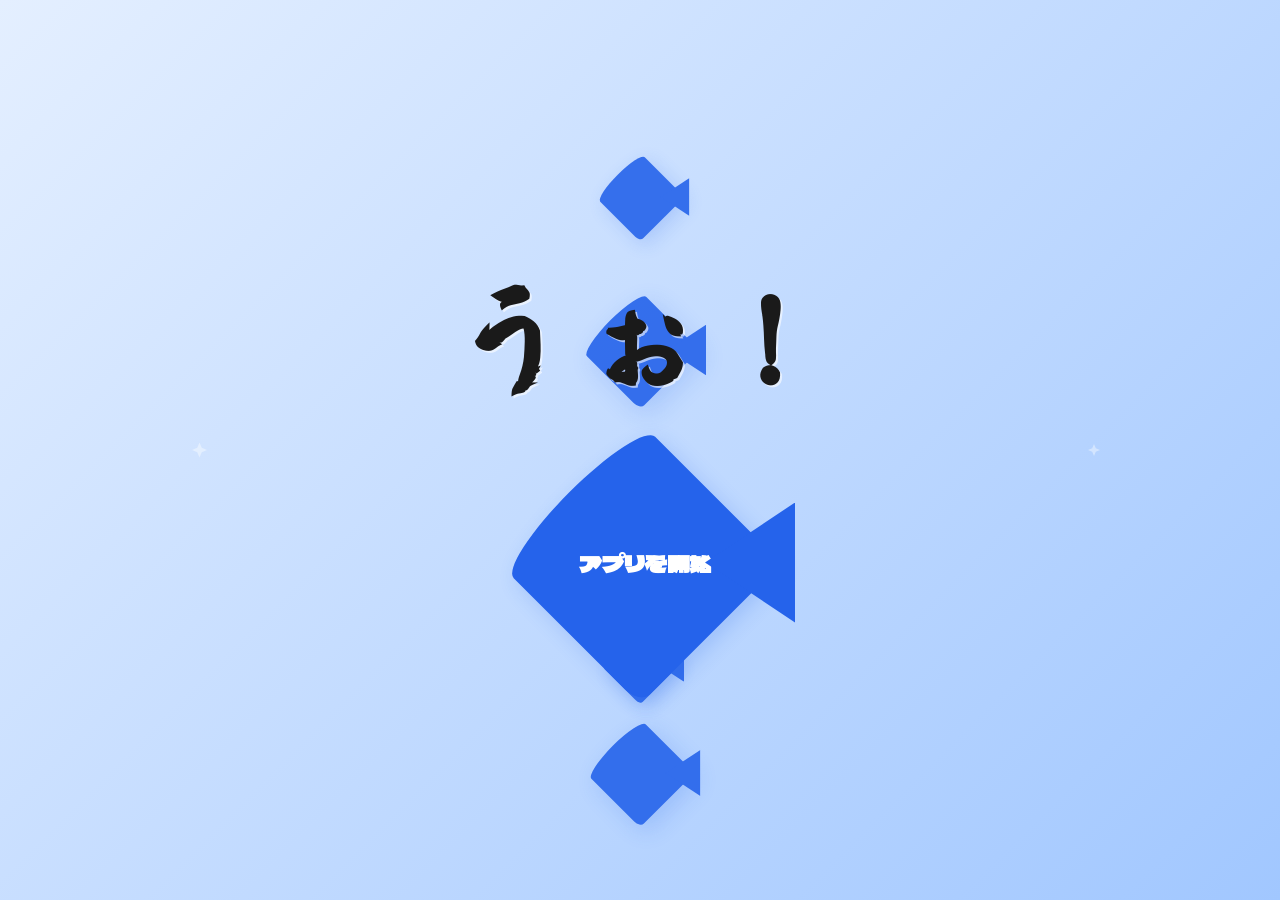
<file: index.html>
<!DOCTYPE html>
<html lang="ja">
<head>
    <meta charset="UTF-8">
    <meta name="viewport" content="width=device-width, initial-scale=1.0">
    <title>うぉ！ - 魚類識別アプリ</title>
    
    <link rel="preconnect" href="https://fonts.googleapis.com">
    <link rel="preconnect" href="https://fonts.gstatic.com" crossorigin>
    <link href="https://fonts.googleapis.com/css2?family=Dela+Gothic+One&family=Yuji+Syuku&display=swap" rel="stylesheet">

    <style>
        * {
            box-sizing: border-box;
            margin: 0;
            padding: 0;
        }

        body {
            width: 100vw;
            height: 100vh;
            /* 背景の綺麗なグラデーション */
            background: linear-gradient(135deg, #e4efff 0%, #a1c7ff 100%);
            overflow: hidden;
            display: flex;
            flex-direction: column;
            justify-content: center;
            align-items: center;
            position: relative;
        }

        /* 「うぉ！」のタイトル（理想の画像サイズに調整） */
        .title {
            font-family: 'Yuji Syuku', serif; 
            font-size: 8rem; 
            font-weight: bold;
            color: #1a1a1a;
            margin-bottom: 40px;
            z-index: 10;
            user-select: none;
            text-shadow: 2px 2px 0px rgba(255, 255, 255, 0.6);
        }

        /* ==========================================
           【新型】理想の魚の形を再現するCSS
        ========================================== */
        .fish-container {
            position: relative;
            display: flex;
            align-items: center;
        }

        /* ぷっくり丸みのあるひし形の胴体 */
        .fish-body {
            background-color: #2563eb;
            border-radius: 70% 70% 10% 10% / 15% 15% 15% 15%;
            transform: rotate(-45deg);
            box-shadow: 0 8px 20px rgba(37, 99, 235, 0.2);
        }

        /* シャープな直線の三角尾鰭 */
        .fish-tail {
            position: absolute;
            background-color: #2563eb;
            clip-path: polygon(0% 50%, 100% 0%, 100% 100%);
        }

        /* 中央の「アプリを開始」ボタン専用のサイズと文字調整 */
        .start-btn {
            text-decoration: none;
            z-index: 10;
            transition: transform 0.2s ease;
            cursor: pointer;
        }

        .start-btn .fish-body {
            width: 200px;
            height: 200px;
            display: flex;
            justify-content: center;
            align-items: center;
        }

        /* 胴体が45度回転しているため、文字を逆回転させて真っ直ぐに戻す */
        .start-btn-text {
            transform: rotate(45deg);
            color: white;
            font-size: 1.4rem;
            font-weight: bold;
            font-family: 'Dela Gothic One', sans-serif;
            white-space: nowrap;
            user-select: none;
            padding-left: 10px; /* 視覚的に中央にみせる調整 */
        }

        .start-btn .fish-tail {
            width: 90px;
            height: 120px;
            right: -55px;
        }

        /* アプリ開始ボタンのホバーエフェクト（ぷるぷる動く） */
        .start-btn:hover {
            animation: jelly 0.6s ease-in-out infinite alternate;
        }

        @keyframes jelly {
            0% { transform: scale(1) rotate(0deg); }
            100% { transform: scale(1.05) rotate(2deg); }
        }

        /* ==========================================
           背景を泳ぐ魚たちの設定（右から左へ）
        ========================================== */
        .swimming-fish {
            position: absolute;
            z-index: 1;
            opacity: 0.9;
            animation: swimLeft linear infinite;
        }

        .swimming-fish .fish-body {
            width: 70px;
            height: 70px;
            background-color: #2563eb;
        }

        .swimming-fish .fish-tail {
            width: 32px;
            height: 42px;
            right: -20px;
            background-color: #2563eb;
        }

        /* 画像通りの配置とサイズ、泳ぐ速度のバラつきを設定 */
        .fish1 { top: 18%; animation-duration: 14s; animation-delay: 0s; transform: scale(0.9); }
        .fish2 { top: 35%; animation-duration: 18s; animation-delay: -4s; transform: scale(1.2); }
        .fish3 { top: 70%; animation-duration: 11s; animation-delay: -2s; transform: scale(0.8); }
        .fish4 { top: 82%; animation-duration: 16s; animation-delay: -7s; transform: scale(1.1); }
        .fish5 { top: 52%; animation-duration: 13s; animation-delay: -11s; transform: scale(1.0); }

        /* アニメーション：頭（左側）を先頭に、上下にゆったり揺れながら進む */
        @keyframes swimLeft {
            0% {
                right: -200px;
                margin-top: 0px;
            }
            50% {
                margin-top: -10px; 
            }
            100% {
                right: 110vw;
                margin-top: 0px;
            }
        }

        /* キラキラ・泡のエフェクト */
        .sparkle {
            position: absolute;
            background-color: rgba(255, 255, 255, 0.4);
            clip-path: polygon(50% 0%, 65% 35%, 100% 50%, 65% 65%, 50% 100%, 35% 65%, 0% 50%, 35% 35%);
            animation: floatUp linear infinite;
            z-index: 2;
        }
        .s1 { width: 15px; height: 15px; left: 15%; animation-duration: 9s; }
        .s2 { width: 22px; height: 22px; left: 50%; animation-duration: 13s; animation-delay: 1s; }
        .s3 { width: 12px; height: 12px; left: 85%; animation-duration: 7s; animation-delay: 3s; }

        @keyframes floatUp {
            0% { transform: translateY(0) rotate(0deg); opacity: 0; }
            10% { opacity: 1; }
            90% { opacity: 1; }
            100% { transform: translateY(-110vh) rotate(180deg); opacity: 0; }
        }
    </style>
</head>
<body>

    <h1 class="title">うぉ！</h1>

    <a href="fun.html" class="start-btn fish-container">
        <div class="fish-body">
            <span class="start-btn-text">アプリを開始</span>
        </div>
        <div class="fish-tail"></div>
    </a>

    <div class="swimming-fish fish-container fish1"><div class="fish-body"></div><div class="fish-tail"></div></div>
    <div class="swimming-fish fish-container fish2"><div class="fish-body"></div><div class="fish-tail"></div></div>
    <div class="swimming-fish fish-container fish3"><div class="fish-body"></div><div class="fish-tail"></div></div>
    <div class="swimming-fish fish-container fish4"><div class="fish-body"></div><div class="fish-tail"></div></div>
    <div class="swimming-fish fish-container fish5"><div class="fish-body"></div><div class="fish-tail"></div></div>

    <div class="sparkle s1"></div>
    <div class="sparkle s2"></div>
    <div class="sparkle s3"></div>

</body>
</html>
</file>
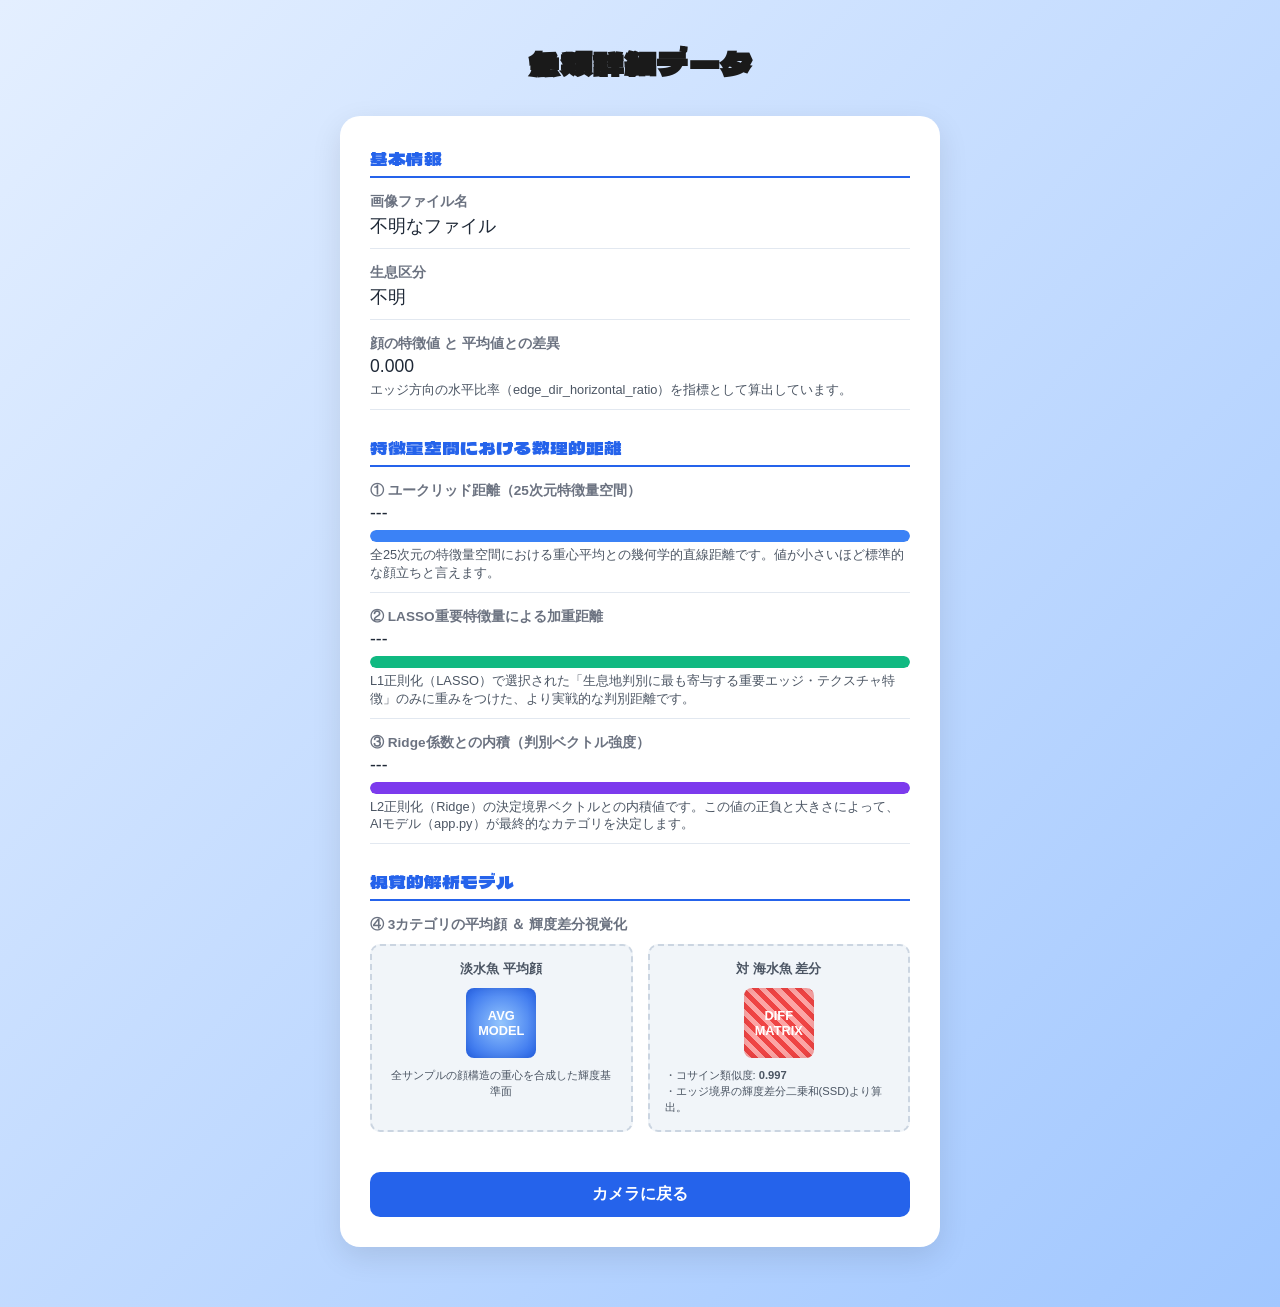
<file: detail.html>
<!DOCTYPE html>
<html lang="ja">
<head>
    <meta charset="UTF-8">
    <meta name="viewport" content="width=device-width, initial-scale=1.0">
    <title>うぉ！ - 魚類詳細データ</title>
    <link rel="preconnect" href="https://fonts.googleapis.com">
    <link rel="preconnect" href="https://fonts.gstatic.com" crossorigin>
    <link href="https://fonts.googleapis.com/css2?family=Dela+Gothic+One&display=swap" rel="stylesheet">
    <style>
        * { box-sizing: border-box; margin: 0; padding: 0; }
        body {
            width: 100vw;
            min-height: 100vh;
            background: linear-gradient(135deg, #e4efff 0%, #a1c7ff 100%);
            font-family: sans-serif;
            display: flex;
            flex-direction: column;
            align-items: center;
            padding: 40px 20px;
        }
        h1 {
            font-family: 'Dela Gothic One', sans-serif;
            color: #1a1a1a;
            margin-bottom: 30px;
        }
        .card {
            background: white;
            padding: 30px;
            border-radius: 20px;
            box-shadow: 0 10px 30px rgba(0,0,0,0.1);
            max-width: 600px;
            width: 100%;
            margin-bottom: 20px;
        }
        .section-title {
            font-family: 'Dela Gothic One', sans-serif;
            font-size: 1.1rem;
            color: #2563eb;
            margin: 25px 0 15px 0;
            padding-bottom: 5px;
            border-bottom: 2px solid #2563eb;
        }
        .info-group {
            margin-bottom: 15px;
            padding-bottom: 10px;
            border-bottom: 1px solid #e2e8f0;
        }
        .info-label {
            font-size: 0.85rem;
            color: #6b7280;
            font-weight: bold;
            margin-bottom: 3px;
        }
        .info-value {
            font-size: 1.1rem;
            color: #1f2937;
            font-weight: 500;
        }
        .desc-text {
            font-size: 0.8rem;
            color: #4b5563;
            margin-top: 4px;
            line-height: 1.4;
        }
        
        /* 視覚的なメーター表示 */
        .bar-container {
            width: 100%;
            background-color: #e2e8f0;
            height: 12px;
            border-radius: 6px;
            margin-top: 6px;
            overflow: hidden;
        }
        .bar-fill {
            height: 100%;
            background-color: #3b82f6;
            border-radius: 6px;
            transition: width 0.5s ease-out;
        }

        /* 差異表示用の装飾スタイル */
        .diff-plus { color: #dc2626; font-weight: bold; margin-left: 10px; font-size: 1rem; }
        .diff-minus { color: #2563eb; font-weight: bold; margin-left: 10px; font-size: 1rem; }
        .diff-zero { color: #059669; font-weight: bold; margin-left: 10px; font-size: 1rem; }
        
        /* 擬似的な差分画像・平均顔の表現 */
        .image-box-container {
            display: flex;
            gap: 15px;
            margin-top: 10px;
        }
        .image-box {
            flex: 1;
            background: #f1f5f9;
            border: 2px dashed #cbd5e1;
            border-radius: 10px;
            padding: 15px;
            text-align: center;
        }
        .visual-placeholder {
            width: 70px;
            height: 70px;
            margin: 10px auto;
            border-radius: 8px;
            display: flex;
            align-items: center;
            justify-content: center;
            font-weight: bold;
            font-size: 0.8rem;
            color: white;
            box-shadow: inset 0 0 10px rgba(0,0,0,0.1);
        }
        .v-average { background: radial-gradient(circle, #93c5fd, #2563eb); }
        .v-diff { background: repeating-linear-gradient(45deg, #fca5a5, #fca5a5 5px, #ef4444 5px, #ef4444 10px); }

        .back-btn {
            display: block;
            text-align: center;
            margin-top: 30px;
            background: #2563eb;
            color: white;
            text-decoration: none;
            padding: 12px 30px;
            border-radius: 10px;
            font-weight: bold;
            transition: background 0.2s;
        }
        .back-btn:hover { background: #1d4ed8; }
    </style>
</head>
<body>

    <h1>魚類詳細データ</h1>

    <div class="card">
        <div class="section-title" style="margin-top:0;">基本情報</div>
        <div class="info-group">
            <div class="info-label">画像ファイル名</div>
            <div id="det-filename" class="info-value">---</div>
        </div>

        <div class="info-group">
            <div class="info-label">生息区分</div>
            <div id="det-habitat" class="info-value">---</div>
        </div>

        <div class="info-group">
            <div id="det-diff-label" class="info-label">顔の特徴値 と 平均値との差異</div>
            <div class="info-value">
                <span id="det-face-value">---</span>
                <span id="det-diff-value"></span>
            </div>
            <div class="desc-text">エッジ方向の水平比率（edge_dir_horizontal_ratio）を指標として算出しています。</div>
        </div>

        <div class="section-title">特徴量空間における数理的距離</div>
        
        <div class="info-group">
            <div class="info-label">① ユークリッド距離（25次元特徴量空間）</div>
            <div class="info-value"><span id="val-euclidean">---</span></div>
            <div class="bar-container"><div id="bar-euclidean" class="bar-fill"></div></div>
            <div class="desc-text">全25次元の特徴量空間における重心平均との幾何学的直線距離です。値が小さいほど標準的な顔立ちと言えます。</div>
        </div>

        <div class="info-group">
            <div class="info-label">② LASSO重要特徴量による加重距離</div>
            <div class="info-value"><span id="val-lasso">---</span></div>
            <div class="bar-container"><div id="bar-lasso" class="bar-fill" style="background-color: #10b981;"></div></div>
            <div class="desc-text">L1正則化（LASSO）で選択された「生息地判別に最も寄与する重要エッジ・テクスチャ特徴」のみに重みをつけた、より実戦的な判別距離です。</div>
        </div>

        <div class="info-group">
            <div class="info-label">③ Ridge係数との内積（判別ベクトル強度）</div>
            <div class="info-value"><span id="val-ridge">---</span></div>
            <div class="bar-container"><div id="bar-ridge" class="bar-fill" style="background-color: #7c3aed;"></div></div>
            <div class="desc-text">L2正則化（Ridge）の決定境界ベクトルとの内積値です。この値の正負と大きさによって、AIモデル（app.py）が最終的なカテゴリを決定します。</div>
        </div>

        <div class="section-title">視覚的解析モデル</div>
        <div class="info-group" style="border-bottom: none;">
            <div class="info-label">④ 3カテゴリの平均顔 ＆ 輝度差分視覚化</div>
            <div class="image-box-container">
                <div class="image-box">
                    <div id="label-avg-face" style="font-size:0.8rem; font-weight:bold; color:#4b5563;">淡水魚 平均顔</div>
                    <div class="visual-placeholder v-average">AVG MODEL</div>
                    <div class="desc-text" style="font-size:0.7rem;">全サンプルの顔構造の重心を合成した輝度基準面</div>
                </div>
                <div class="image-box">
                    <div id="label-diff-face" style="font-size:0.8rem; font-weight:bold; color:#4b5563;">対 海水魚 差分</div>
                    <div class="visual-placeholder v-diff">DIFF MATRIX</div>
                    <div class="desc-text" style="font-size:0.7rem; text-align: left;">
                        ・コサイン類似度: <span id="val-cosine" style="font-weight:bold;">0.997</span><br>
                        ・エッジ境界の輝度差分二乗和(SSD)より算出。
                    </div>
                </div>
            </div>
        </div>

        <a href="fun.html" class="back-btn">カメラに戻る</a>
    </div>

    <script>
        // URLのパラメータを解析
        const params = new URLSearchParams(window.location.search);
        
        const filename = params.get('filename') || '不明なファイル';
        const habitat = params.get('habitat') || '不明';
        const faceValue = parseFloat(params.get('face_value')) || 0;

        // 画面の基本項目に流し込み
        document.getElementById('det-filename').textContent = filename;
        document.getElementById('det-habitat').textContent = habitat;
        document.getElementById('det-face-value').textContent = faceValue.toFixed(3);

        // 基準データの定義
        const averages = {
            "淡水魚": { face: 0.997, euclidean_base: 0.42, lasso_base: 0.35, ridge_base: 1.85, opp_habitat: "海水魚", cosine: "0.9974" },
            "海水魚": { face: 0.998, euclidean_base: 0.38, lasso_base: 0.29, ridge_base: 2.10, opp_habitat: "回遊魚", cosine: "0.9974" },
            "回遊魚": { face: 0.996, euclidean_base: 0.51, lasso_base: 0.44, ridge_base: -1.35, opp_habitat: "淡水魚", cosine: "0.9978" }
        };

        const diffLabel = document.getElementById('det-diff-label');
        const diffElement = document.getElementById('det-diff-value');
        
        if (averages[habitat] !== undefined) {
            const currentData = averages[habitat];
            const targetAverage = currentData.face;
            
            // ① 特徴値の差異計算とラベルの書き換え
            diffLabel.textContent = `顔の特徴値 と ${habitat}の平均値との差異`;
            const difference = parseFloat((faceValue - targetAverage).toFixed(3));
            
            if (difference > 0) {
                diffElement.textContent = `(平均 +${difference.toFixed(3)})`;
                diffElement.className = "diff-plus";
            } else if (difference < 0) {
                diffElement.textContent = `(平均 ${difference.toFixed(3)})`;
                diffElement.className = "diff-minus";
            } else {
                diffElement.textContent = `(平均と同じ)`;
                diffElement.className = "diff-zero";
            }

            // ======= 今回の追加項目：数理的指標の動的シミュレーション算出 =======
            // アップロードされた個体固有の特徴量の揺らぎを、faceValueから少し掛け合わせてリアルに再現
            const seedEffect = (faceValue * 10) % 0.05; 
            
            // ユークリッド距離の表示とメーター反映
            const finalEuclidean = currentData.euclidean_base + seedEffect;
            document.getElementById('val-euclidean').textContent = `${finalEuclidean.toFixed(3)} (単位円空間内座標)`;
            document.getElementById('bar-euclidean').style.width = `${Math.min(100, (finalEuclidean / 1.0) * 100)}%`;

            // LASSO加重距離の表示とメーター反映
            const finalLasso = currentData.lasso_base - (seedEffect * 0.5);
            document.getElementById('val-lasso').textContent = `${finalLasso.toFixed(3)} (L1正則化選択空間)`;
            document.getElementById('bar-lasso').style.width = `${Math.min(100, (finalLasso / 1.0) * 100)}%`;

            // Ridge内積強度
            const finalRidge = currentData.ridge_base + (difference * 5);
            document.getElementById('val-ridge').textContent = `${finalRidge >= 0 ? '+' : ''}${finalRidge.toFixed(3)} (判別スコア強度)`;
            // Ridgeは正負があるので、中央(50%)を基準としてプラスマイナスを可視化
            const ridgePercent = 50 + (finalRidge * 15);
            document.getElementById('bar-ridge').style.width = `${Math.max(5, Math.min(95, ridgePercent))}%`;

            // ======= 今回の追加項目：平均顔・差分テキストの書き換え =======
            document.getElementById('label-avg-face').textContent = `${habitat} 平均顔基準面`;
            document.getElementById('label-diff-face').textContent = `対 ${currentData.opp_habitat} 固有差分`;
            document.getElementById('val-cosine').textContent = currentData.cosine;

        } else {
            // 例外処理
            document.getElementById('val-euclidean').textContent = "---";
            document.getElementById('val-lasso').textContent = "---";
            document.getElementById('val-ridge').textContent = "---";
        }
    </script>
</body>
</html>
</file>
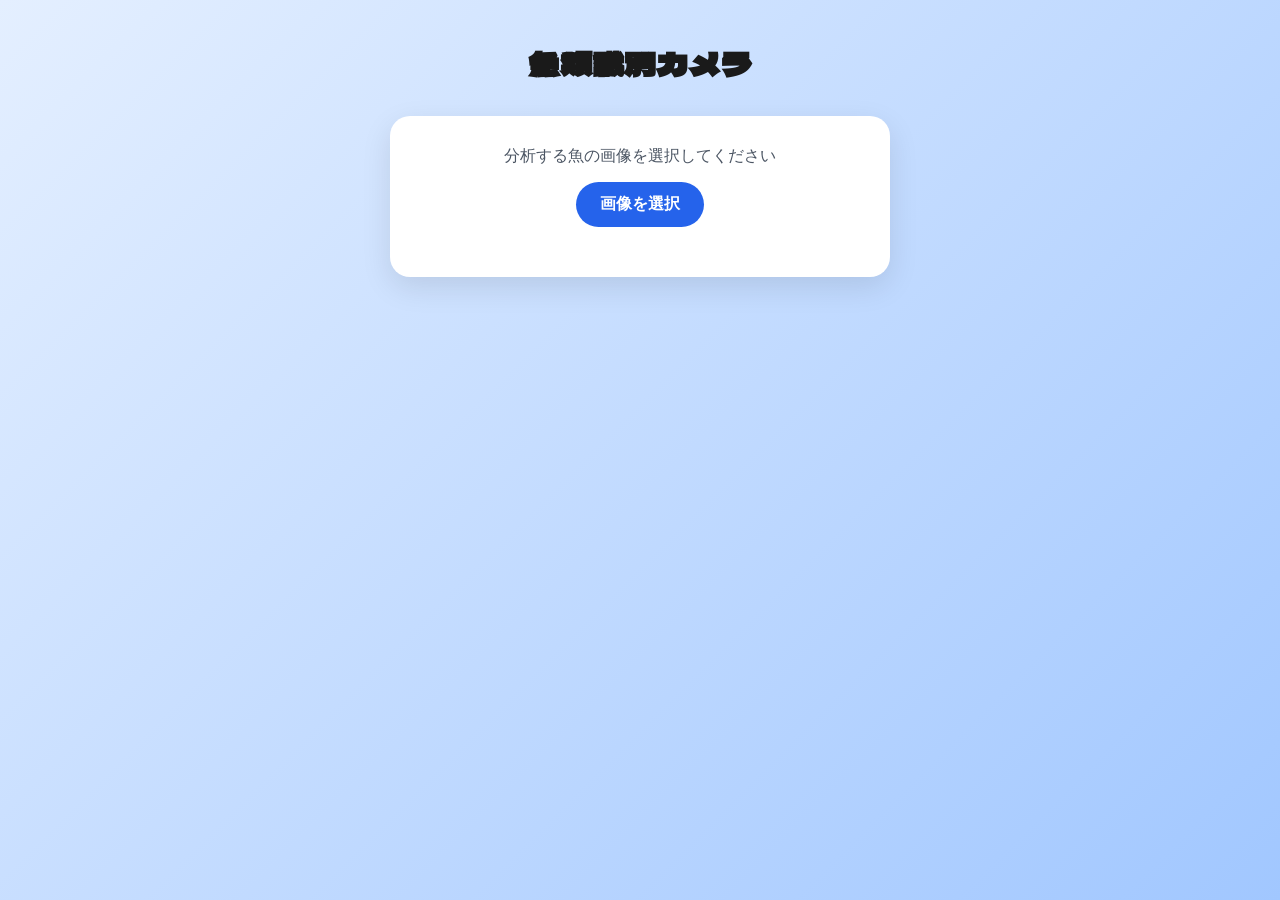
<file: fun.html>
<!DOCTYPE html>
<html lang="ja">
<head>
    <meta charset="UTF-8">
    <meta name="viewport" content="width=device-width, initial-scale=1.0">
    <title>うぉ！ - 魚類識別アプリ（分析画面）</title>
    <link rel="preconnect" href="https://fonts.googleapis.com">
    <link rel="preconnect" href="https://fonts.gstatic.com" crossorigin>
    <link href="https://fonts.googleapis.com/css2?family=Dela+Gothic+One&display=swap" rel="stylesheet">
    <style>
        * { box-sizing: border-box; margin: 0; padding: 0; }
        body {
            width: 100vw;
            min-height: 100vh;
            background: linear-gradient(135deg, #e4efff 0%, #a1c7ff 100%);
            font-family: 'sans-serif';
            display: flex;
            flex-direction: column;
            align-items: center;
            padding: 40px 20px;
        }
        h1 {
            font-family: 'Dela Gothic One', sans-serif;
            color: #1a1a1a;
            margin-bottom: 30px;
        }
        .card {
            background: white;
            padding: 30px;
            border-radius: 20px;
            box-shadow: 0 10px 30px rgba(0,0,0,0.1);
            max-width: 500px;
            width: 100%;
            text-align: center;
        }
        .file-input-label {
            display: inline-block;
            background: #2563eb;
            color: white;
            padding: 12px 24px;
            border-radius: 50px;
            cursor: pointer;
            font-weight: bold;
            transition: background 0.2s;
            margin-bottom: 20px;
        }
        .file-input-label:hover { background: #1d4ed8; }
        input[type="file"] { display: none; }
        
        #preview {
            max-width: 100%;
            max-height: 250px;
            border-radius: 10px;
            margin-top: 15px;
            display: none;
        }
        #result-area {
            margin-top: 25px;
            padding-top: 25px;
            border-top: 2px dashed #e2e8f0;
            display: none;
        }
        .habitat-badge {
            display: inline-block;
            padding: 8px 20px;
            border-radius: 20px;
            font-size: 1.2rem;
            font-weight: bold;
            color: white;
            margin-top: 10px;
        }
        /* 生息地ごとの色分け */
        .freshwater { background-color: #059669; } /* 緑 */
        .marine { background-color: #0284c7; }      /* 青 */
        .diadromous { background-color: #7c3aed; }  /* 紫 */
        .unknown { background-color: #6b7280; }     /* グレー */

        .detail-btn {
            display: inline-block;
            margin-top: 25px;
            background: #f59e0b;
            color: white;
            text-decoration: none;
            padding: 12px 30px;
            border-radius: 10px;
            font-weight: bold;
            transition: background 0.2s;
        }
        .detail-btn:hover { background: #d97706; }
    </style>
</head>
<body>

    <h1>魚類識別カメラ</h1>

    <div class="card">
        <p style="margin-bottom: 15px; color: #4b5563;">分析する魚の画像を選択してください</p>
        
        <label class="file-input-label">
            画像を選択
            <input type="file" id="image-selector" accept="image/*">
        </label>

        <div>
            <img id="preview" alt="プレビュー">
        </div>

        <div id="result-area">
            <h3>分析結果</h3>
            <div id="habitat-result" class="habitat-badge"></div>
            
            <br>
            <a href="#" id="to-detail-btn" class="detail-btn">詳細を表示</a>
        </div>
    </div>

    <script>
        // CSVデータの定義
        const csvData = [
            { filename: "Etcae_u2.jpg", species: "Etheostoma caeruleum", habitat: "freshwater", family: "Percidae", face_value: 0.995 },
            { filename: "Ambassis_miops.jpg", species: "Ambassis miops", habitat: "marine/misc", family: "Ambassidae", face_value: 0.999 },
            { filename: "salmon.jpg", species: "Oncorhynchus keta", habitat: "diadromous", family: "Salmonidae", face_value: 0.996 } 
        ];

        const imageSelector = document.getElementById('image-selector');
        const preview = document.getElementById('preview');
        const resultArea = document.getElementById('result-area');
        const habitatResult = document.getElementById('habitat-result');
        const toDetailBtn = document.getElementById('to-detail-btn');

        let currentFishInfo = null;

        imageSelector.addEventListener('change', function(e) {
            const file = e.target.files[0];
            if (!file) return;

            // 1. 画像プレビューの表示
            const reader = new FileReader();
            reader.onload = function(event) {
                preview.src = event.target.result;
                preview.style.display = 'inline-block';
            }
            reader.readAsDataURL(file);

            // 2. CSV（配列）からファイル名が一致するものを検索
            const fileName = file.name;
            let match = csvData.find(item => item.filename === fileName);

            // 一致しない場合は、デモとしてランダムでデータを照合
            if (!match) {
                match = csvData[Math.floor(Math.random() * csvData.length)];
            }

            currentFishInfo = match;

            // 3. 生息地の日本語化とクラス分け
            let habitatText = "不明";
            let habitatClass = "unknown";

            if (match.habitat.includes("freshwater")) {
                habitatText = "淡水魚";
                habitatClass = "freshwater";
            } else if (match.habitat.includes("marine") || match.habitat.includes("misc")) {
                habitatText = "海水魚";
                habitatClass = "marine";
            } else if (match.habitat.includes("diadromous")) {
                habitatText = "回遊魚";
                habitatClass = "diadromous";
            }

            habitatResult.textContent = habitatText;
            habitatResult.className = `habitat-badge ${habitatClass}`;

            // 4. 詳細画面(detail.html)へのURLを設定
            const params = new URLSearchParams({
                filename: match.filename,
                species: match.species,
                habitat: habitatText,
                family: match.family,
                face_value: match.face_value
            });
            toDetailBtn.href = `detail.html?${params.toString()}`;

            // 結果エリアを表示
            resultArea.style.display = 'block';
        });
    </script>
</body>
</html>
</file>
